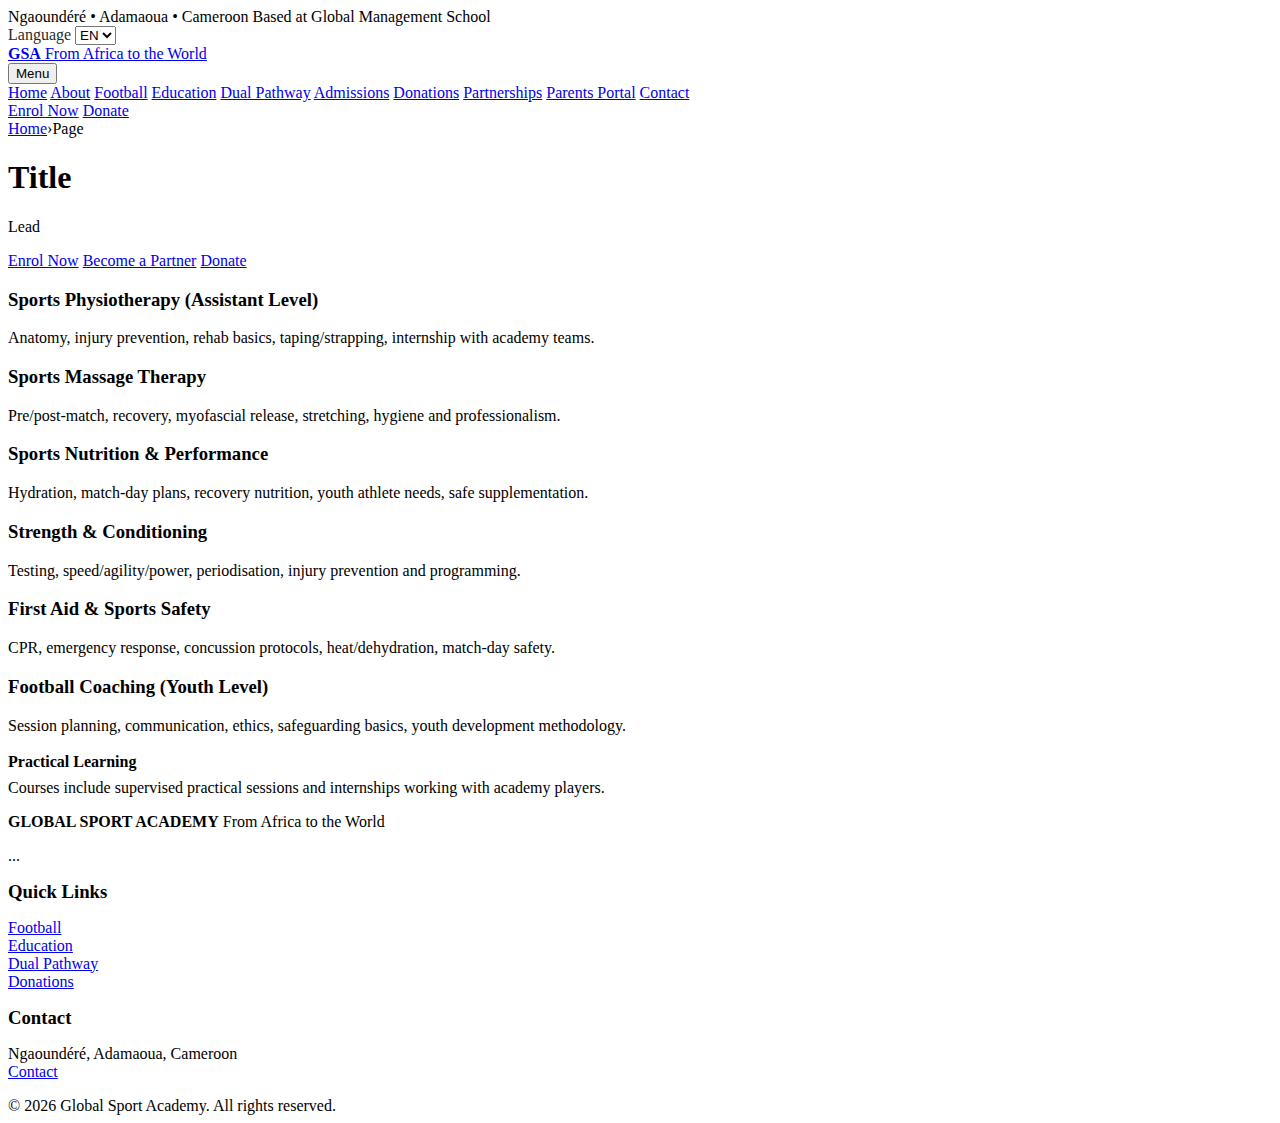
<file: education.html>
<!doctype html>
<html lang="en">
<head>
  <meta charset="utf-8" />
  <meta name="viewport" content="width=device-width, initial-scale=1" />
  <title>Education — Global Sport Academy</title>
  <link rel="icon" href="favicon.png" type="image/png" />
  <link rel="stylesheet" href="assets/css/style.css" />
</head>
<body>
  <div class="topbar">
    <div class="container">
      <div class="row">
        <div class="badges">
          <span class="badge" data-i18n="top_location">Ngaoundéré • Adamaoua • Cameroon</span>
          <span class="badge" data-i18n="top_school">Based at Global Management School</span>
        </div>
        <div class="lang">
          <span style="opacity:.85">Language</span>
          <select id="langSelect" aria-label="Select language">
            <option value="en">EN</option><option value="fr">FR</option><option value="es">ES</option>
          </select>
        </div>
      </div>
    </div>
  </div>

  <header class="header">
    <div class="container">
      <nav class="nav">
        <a class="brand" href="index.html">
          <div class="brand-mark" aria-hidden="true"></div>
          <div class="brand-text">
            <strong>GSA</strong>
            <span data-i18n="tagline">From Africa to the World</span>
          </div>
        </a>

        <button class="mobile-toggle" id="mobileToggle" type="button">Menu</button>

        <div class="navlinks" aria-label="Primary navigation">
          <a href="index.html" data-i18n="nav_home">Home</a>
          <a href="about.html" data-i18n="nav_about">About</a>
          <a href="football.html" data-i18n="nav_football">Football</a>
          <a href="education.html" data-i18n="nav_education">Education</a>
          <a href="dual-pathway.html" data-i18n="nav_dual">Dual Pathway</a>
          <a href="admissions.html" data-i18n="nav_admissions">Admissions</a>
          <a href="donations.html" data-i18n="nav_donations">Donations</a>
          <a href="partnerships.html" data-i18n="nav_partnerships">Partnerships</a>
          <a href="parents-portal.html" data-i18n="nav_portal">Parents Portal</a>
          <a href="contact.html" data-i18n="nav_contact">Contact</a>
        </div>

        <div class="nav-cta">
          <a class="btn primary" href="admissions.html" data-i18n="cta_enrol">Enrol Now</a>
          <a class="btn gold" href="donations.html" data-i18n="cta_donate">Donate</a>
        </div>
      </nav>
    </div>
  </header>


  <section class="page-hero">
    <div class="container">
      <div class="breadcrumb"><a href="index.html" data-i18n="nav_home">Home</a><span>›</span><span data-i18n="nav_education">Page</span></div>
      <h1 class="h1" data-i18n="education_h1">Title</h1>
      <p class="lead" data-i18n="education_lead">Lead</p>
      <div class="hero-actions">
        <a class="btn primary" href="admissions.html" data-i18n="cta_enrol">Enrol Now</a>
        <a class="btn" href="partnerships.html" data-i18n="cta_partner">Become a Partner</a>
        <a class="btn gold" href="donations.html" data-i18n="cta_donate">Donate</a>
      </div>
    </div>
  </section>

  <section class="section">
    <div class="container">
      <div class="grid grid-3">
        <div class="card"><h3 data-i18n="edu1">Sports Physiotherapy (Assistant Level)</h3><p>Anatomy, injury prevention, rehab basics, taping/strapping, internship with academy teams.</p></div>
        <div class="card"><h3 data-i18n="edu2">Sports Massage Therapy</h3><p>Pre/post-match, recovery, myofascial release, stretching, hygiene and professionalism.</p></div>
        <div class="card"><h3 data-i18n="edu3">Sports Nutrition & Performance</h3><p>Hydration, match-day plans, recovery nutrition, youth athlete needs, safe supplementation.</p></div>
        <div class="card"><h3 data-i18n="edu4">Strength & Conditioning</h3><p>Testing, speed/agility/power, periodisation, injury prevention and programming.</p></div>
        <div class="card"><h3 data-i18n="edu5">First Aid & Sports Safety</h3><p>CPR, emergency response, concussion protocols, heat/dehydration, match-day safety.</p></div>
        <div class="card"><h3 data-i18n="edu6">Football Coaching (Youth Level)</h3><p>Session planning, communication, ethics, safeguarding basics, youth development methodology.</p></div>
      </div>
      <div style="margin-top:18px" class="callout">
        <strong>Practical Learning</strong>
        <p class="sub" style="margin-top:8px">Courses include supervised practical sessions and internships working with academy players.</p>
      </div>
    </div>
  </section>

  <footer class="footer">
    <div class="container">
      <div class="cols">
        <div>
          <div class="brand" style="margin-bottom:10px">
            <div class="brand-mark" aria-hidden="true"></div>
            <div class="brand-text">
              <strong>GLOBAL SPORT ACADEMY</strong>
              <span data-i18n="tagline">From Africa to the World</span>
            </div>
          </div>
          <p class="small" data-i18n="foot_about">...</p>
        </div>

        <div>
          <h3 style="margin:0 0 10px" data-i18n="foot_quick">Quick Links</h3>
          <p class="small">
            <a href="football.html" data-i18n="nav_football">Football</a><br/>
            <a href="education.html" data-i18n="nav_education">Education</a><br/>
            <a href="dual-pathway.html" data-i18n="nav_dual">Dual Pathway</a><br/>
            <a href="donations.html" data-i18n="nav_donations">Donations</a>
          </p>
        </div>

        <div>
          <h3 style="margin:0 0 10px" data-i18n="foot_contact">Contact</h3>
          <p class="small">
            Ngaoundéré, Adamaoua, Cameroon<br/>
            <a href="contact.html" data-i18n="cta_contact">Contact</a>
          </p>
        </div>
      </div>

      <div class="hr"></div>
      <div class="notice">© <span id="year"></span> Global Sport Academy. <span data-i18n="foot_rights">All rights reserved.</span></div>
    </div>
  </footer>

  <script src="assets/js/main.js"></script>
  <script>document.getElementById("year").textContent = new Date().getFullYear();</script>
</body>
</html>
</file>
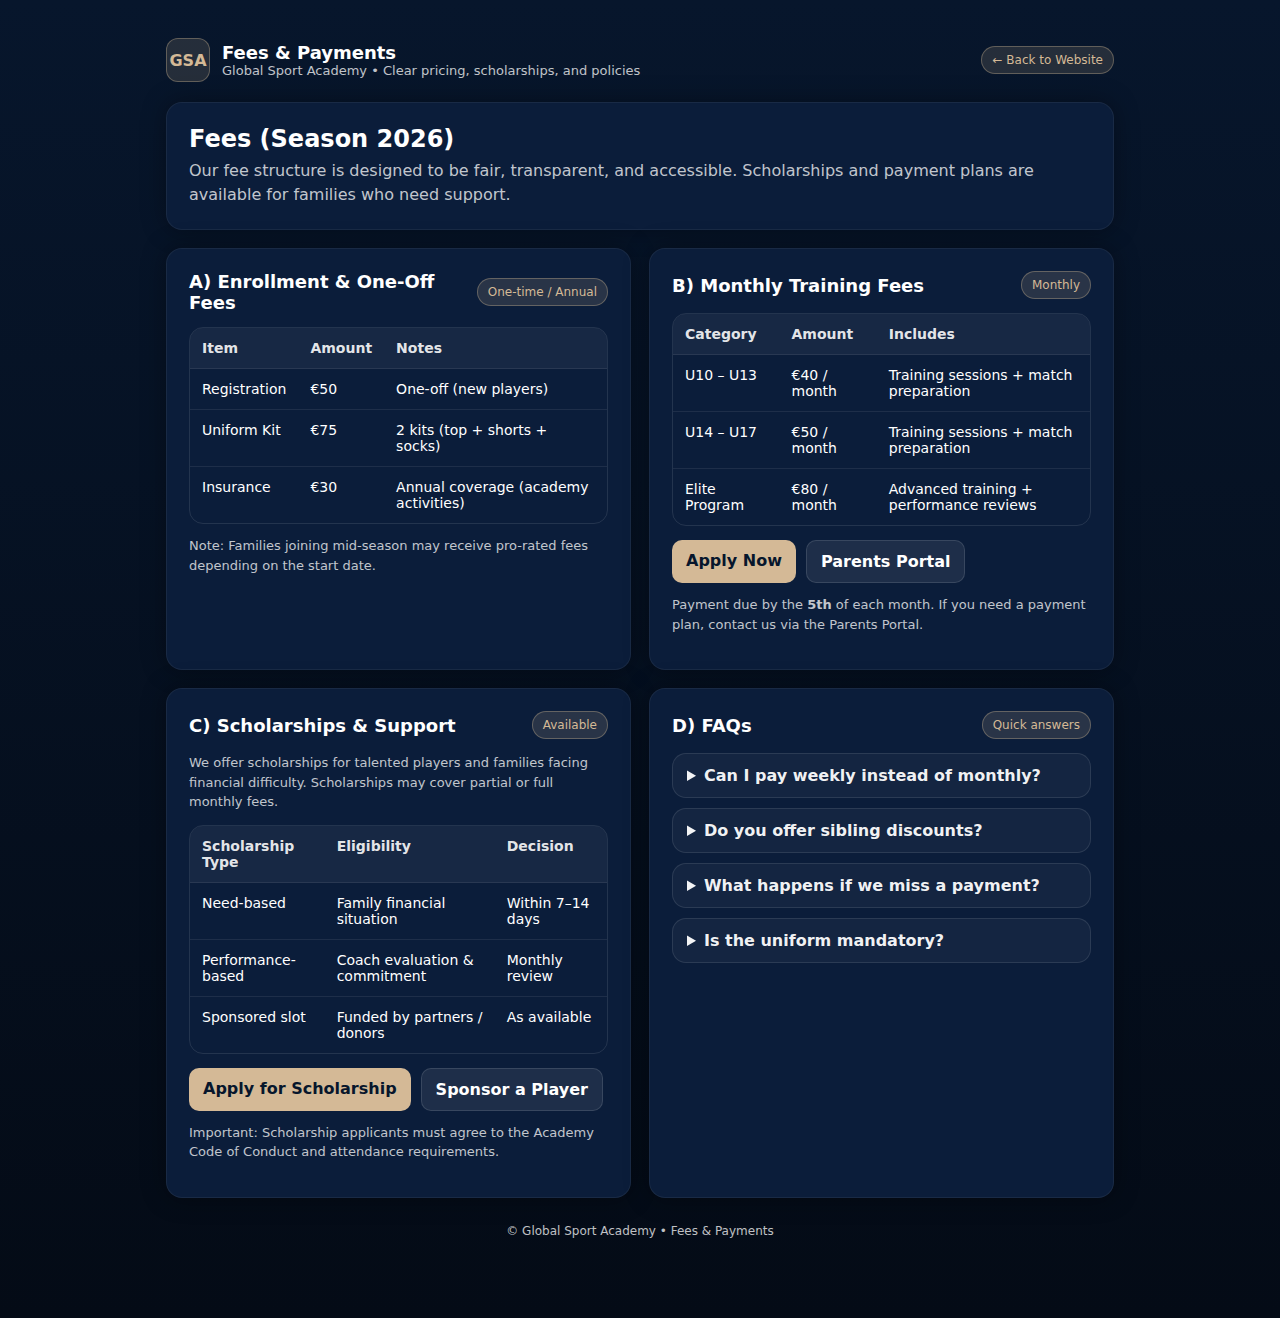
<file: fees.html>
<!doctype html>
<html lang="en">
<head>
  <meta charset="utf-8" />
  <meta name="viewport" content="width=device-width,initial-scale=1" />
  <title>Fees | Global Sport Academy</title>
  <meta name="description" content="Global Sport Academy fees, payment options, scholarships and policies." />

  <style>
    :root{
      --bg:#07162c;
      --panel:#0b1d3a;
      --text:#ffffff;
      --muted:rgba(255,255,255,.75);
      --accent:#d4b996;
      --shadow:0 0 25px rgba(0,0,0,.35);
      --radius:16px;
    }
    *{box-sizing:border-box}
    body{
      margin:0; font-family:system-ui, -apple-system, Segoe UI, Roboto, Arial, sans-serif;
      background:linear-gradient(180deg, var(--bg), #040b16);
      color:var(--text);
    }
    a{color:var(--accent); text-decoration:none}
    .wrap{max-width:980px; margin:0 auto; padding:28px 16px 80px}

    header{
      display:flex; align-items:center; justify-content:space-between;
      gap:16px; padding:10px 0 20px;
    }
    .brand{display:flex; align-items:center; gap:12px}
    .logo{
      width:44px; height:44px; border-radius:12px;
      background:rgba(212,185,150,.15);
      border:1px solid rgba(212,185,150,.35);
      display:grid; place-items:center;
      font-weight:800; color:var(--accent);
    }
    .brand h1{font-size:18px; margin:0}
    .brand p{margin:0; color:var(--muted); font-size:13px}

    .panel{
      background:var(--panel);
      border-radius:var(--radius);
      box-shadow:var(--shadow);
      padding:22px;
      border:1px solid rgba(255,255,255,.06);
    }

    .hero h2{margin:0 0 6px; font-size:24px}
    .hero p{margin:0; color:var(--muted); line-height:1.5}

    .grid{display:grid; gap:18px; margin-top:18px}
    @media(min-width:900px){
      .grid.two{grid-template-columns:1fr 1fr}
    }

    .section-title{
      display:flex; align-items:center; justify-content:space-between; gap:12px;
      margin:0 0 14px;
    }
    .section-title h3{margin:0; font-size:18px}
    .badge{
      font-size:12px; padding:6px 10px; border-radius:999px;
      background:rgba(212,185,150,.15);
      border:1px solid rgba(212,185,150,.35);
      color:var(--accent);
      white-space:nowrap;
    }

    .table{
      width:100%;
      border-collapse:separate;
      border-spacing:0;
      overflow:hidden;
      border-radius:14px;
      border:1px solid rgba(255,255,255,.10);
    }
    .table th, .table td{
      padding:12px 12px;
      border-bottom:1px solid rgba(255,255,255,.08);
      text-align:left;
      vertical-align:top;
      font-size:14px;
    }
    .table th{
      background:rgba(255,255,255,.05);
      color:rgba(255,255,255,.9);
      font-weight:800;
    }
    .table tr:last-child td{border-bottom:none}

    .note{
      margin-top:12px;
      color:var(--muted);
      font-size:13px;
      line-height:1.5;
    }

    .cta{
      display:flex; flex-wrap:wrap; gap:10px; margin-top:14px;
    }
    .btn{
      background:var(--accent);
      border:none;
      color:#07162c;
      font-weight:900;
      border-radius:10px;
      padding:11px 14px;
      cursor:pointer;
      display:inline-block;
    }
    .btn.secondary{
      background:rgba(255,255,255,.08);
      border:1px solid rgba(255,255,255,.12);
      color:var(--text);
      font-weight:800;
    }

    .faq details{
      border:1px solid rgba(255,255,255,.10);
      background:rgba(255,255,255,.04);
      border-radius:14px;
      padding:12px 14px;
      margin-bottom:10px;
    }
    .faq summary{
      cursor:pointer;
      font-weight:900;
      color:rgba(255,255,255,.95);
    }
    .faq p{margin:10px 0 0; color:var(--muted); line-height:1.5}

    footer{
      margin-top:26px;
      color:var(--muted);
      font-size:12px;
      text-align:center;
    }
  </style>
</head>

<body>
  <div class="wrap">
    <header>
      <div class="brand">
        <div class="logo">GSA</div>
        <div>
          <h1>Fees & Payments</h1>
          <p>Global Sport Academy • Clear pricing, scholarships, and policies</p>
        </div>
      </div>
      <a class="badge" href="index.html">← Back to Website</a>
    </header>

    <div class="panel hero">
      <h2>Fees (Season 2026)</h2>
      <p>
        Our fee structure is designed to be fair, transparent, and accessible. Scholarships and payment plans
        are available for families who need support.
      </p>
    </div>

    <div class="grid two">
      <section class="panel">
        <div class="section-title">
          <h3>A) Enrollment & One-Off Fees</h3>
          <span class="badge">One-time / Annual</span>
        </div>

        <table class="table" aria-label="Enrollment fees">
          <thead>
            <tr>
              <th>Item</th>
              <th>Amount</th>
              <th>Notes</th>
            </tr>
          </thead>
          <tbody>
            <tr>
              <td>Registration</td>
              <td>€50</td>
              <td>One-off (new players)</td>
            </tr>
            <tr>
              <td>Uniform Kit</td>
              <td>€75</td>
              <td>2 kits (top + shorts + socks)</td>
            </tr>
            <tr>
              <td>Insurance</td>
              <td>€30</td>
              <td>Annual coverage (academy activities)</td>
            </tr>
          </tbody>
        </table>

        <p class="note">
          Note: Families joining mid-season may receive pro-rated fees depending on the start date.
        </p>
      </section>

      <section class="panel">
        <div class="section-title">
          <h3>B) Monthly Training Fees</h3>
          <span class="badge">Monthly</span>
        </div>

        <table class="table" aria-label="Monthly training fees">
          <thead>
            <tr>
              <th>Category</th>
              <th>Amount</th>
              <th>Includes</th>
            </tr>
          </thead>
          <tbody>
            <tr>
              <td>U10 – U13</td>
              <td>€40 / month</td>
              <td>Training sessions + match preparation</td>
            </tr>
            <tr>
              <td>U14 – U17</td>
              <td>€50 / month</td>
              <td>Training sessions + match preparation</td>
            </tr>
            <tr>
              <td>Elite Program</td>
              <td>€80 / month</td>
              <td>Advanced training + performance reviews</td>
            </tr>
          </tbody>
        </table>

        <div class="cta">
          <a class="btn" href="admissions.html">Apply Now</a>
          <a class="btn secondary" href="parents.html">Parents Portal</a>
        </div>

        <p class="note">
          Payment due by the <strong>5th</strong> of each month. If you need a payment plan, contact us via the Parents Portal.
        </p>
      </section>
    </div>

    <div class="grid two">
      <section class="panel">
        <div class="section-title">
          <h3>C) Scholarships & Support</h3>
          <span class="badge">Available</span>
        </div>

        <p class="note" style="margin-top:0;">
          We offer scholarships for talented players and families facing financial difficulty.
          Scholarships may cover partial or full monthly fees.
        </p>

        <table class="table" aria-label="Scholarship types">
          <thead>
            <tr>
              <th>Scholarship Type</th>
              <th>Eligibility</th>
              <th>Decision</th>
            </tr>
          </thead>
          <tbody>
            <tr>
              <td>Need-based</td>
              <td>Family financial situation</td>
              <td>Within 7–14 days</td>
            </tr>
            <tr>
              <td>Performance-based</td>
              <td>Coach evaluation & commitment</td>
              <td>Monthly review</td>
            </tr>
            <tr>
              <td>Sponsored slot</td>
              <td>Funded by partners / donors</td>
              <td>As available</td>
            </tr>
          </tbody>
        </table>

        <div class="cta">
          <a class="btn" href="admissions.html#scholarship">Apply for Scholarship</a>
          <a class="btn secondary" href="donate.html">Sponsor a Player</a>
        </div>

        <p class="note">
          Important: Scholarship applicants must agree to the Academy Code of Conduct and attendance requirements.
        </p>
      </section>

      <section class="panel faq">
        <div class="section-title">
          <h3>D) FAQs</h3>
          <span class="badge">Quick answers</span>
        </div>

        <details>
          <summary>Can I pay weekly instead of monthly?</summary>
          <p>Phase 1: monthly is preferred. If you need weekly payments, contact the Academy and we’ll arrange a plan.</p>
        </details>

        <details>
          <summary>Do you offer sibling discounts?</summary>
          <p>Yes, where possible. Discounts depend on the category and family situation.</p>
        </details>

        <details>
          <summary>What happens if we miss a payment?</summary>
          <p>We’ll contact you privately to find a solution. We aim to support families, not punish them.</p>
        </details>

        <details>
          <summary>Is the uniform mandatory?</summary>
          <p>Yes, for official training and matches. If needed, we can provide support through our scholarship program.</p>
        </details>
      </section>
    </div>

    <footer>
      © Global Sport Academy • Fees & Payments
    </footer>
  </div>
</body>
</html>
</file>
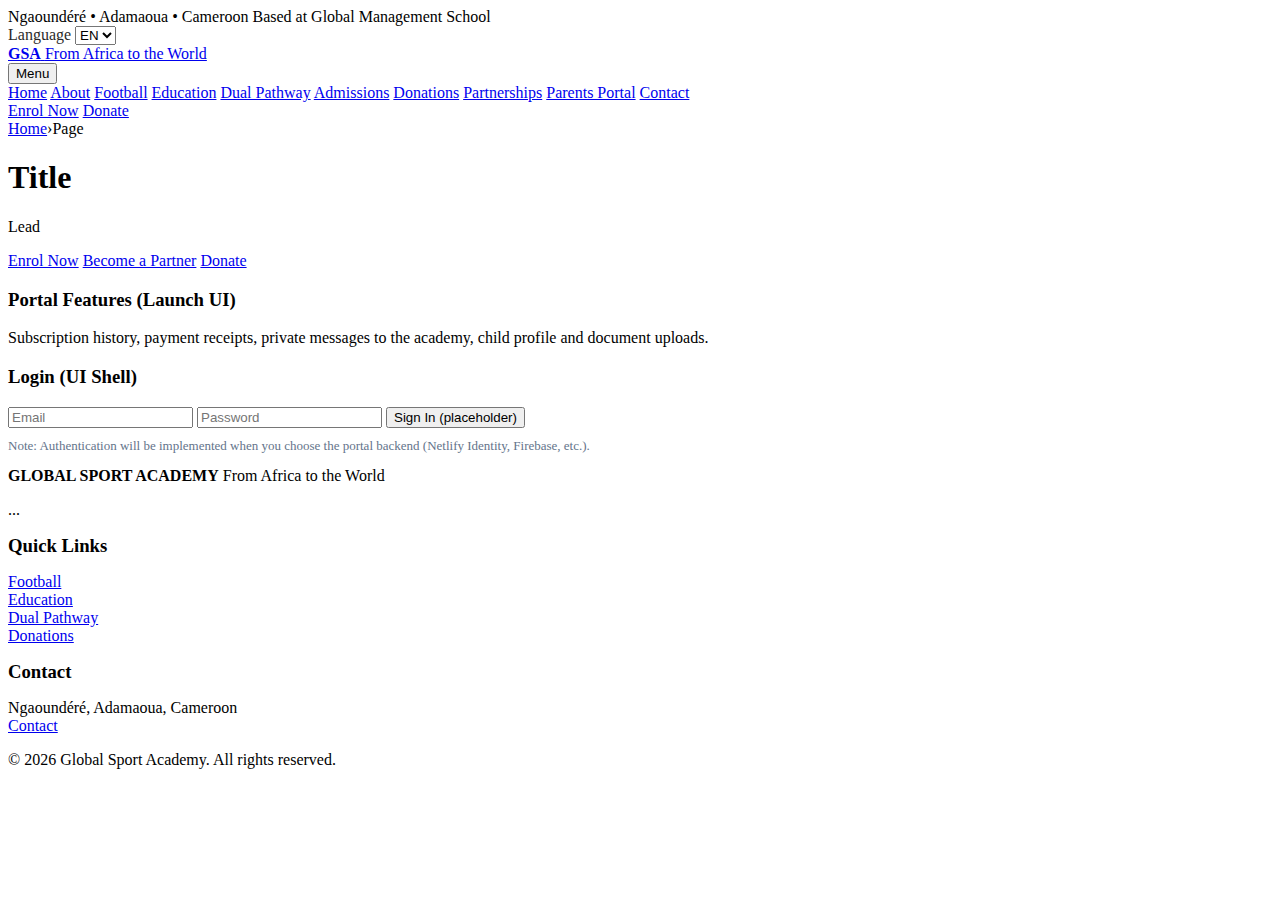
<file: parents-portal.html>
<!doctype html>
<html lang="en">
<head>
  <meta charset="utf-8" />
  <meta name="viewport" content="width=device-width, initial-scale=1" />
  <title>Parents Portal — Global Sport Academy</title>
  <link rel="icon" href="favicon.png" type="image/png" />
  <link rel="stylesheet" href="assets/css/style.css" />
</head>
<body>
  <div class="topbar">
    <div class="container">
      <div class="row">
        <div class="badges">
          <span class="badge" data-i18n="top_location">Ngaoundéré • Adamaoua • Cameroon</span>
          <span class="badge" data-i18n="top_school">Based at Global Management School</span>
        </div>
        <div class="lang">
          <span style="opacity:.85">Language</span>
          <select id="langSelect" aria-label="Select language">
            <option value="en">EN</option><option value="fr">FR</option><option value="es">ES</option>
          </select>
        </div>
      </div>
    </div>
  </div>

  <header class="header">
    <div class="container">
      <nav class="nav">
        <a class="brand" href="index.html">
          <div class="brand-mark" aria-hidden="true"></div>
          <div class="brand-text">
            <strong>GSA</strong>
            <span data-i18n="tagline">From Africa to the World</span>
          </div>
        </a>

        <button class="mobile-toggle" id="mobileToggle" type="button">Menu</button>

        <div class="navlinks" aria-label="Primary navigation">
          <a href="index.html" data-i18n="nav_home">Home</a>
          <a href="about.html" data-i18n="nav_about">About</a>
          <a href="football.html" data-i18n="nav_football">Football</a>
          <a href="education.html" data-i18n="nav_education">Education</a>
          <a href="dual-pathway.html" data-i18n="nav_dual">Dual Pathway</a>
          <a href="admissions.html" data-i18n="nav_admissions">Admissions</a>
          <a href="donations.html" data-i18n="nav_donations">Donations</a>
          <a href="partnerships.html" data-i18n="nav_partnerships">Partnerships</a>
          <a href="parents-portal.html" data-i18n="nav_portal">Parents Portal</a>
          <a href="contact.html" data-i18n="nav_contact">Contact</a>
        </div>

        <div class="nav-cta">
          <a class="btn primary" href="admissions.html" data-i18n="cta_enrol">Enrol Now</a>
          <a class="btn gold" href="donations.html" data-i18n="cta_donate">Donate</a>
        </div>
      </nav>
    </div>
  </header>


  <section class="page-hero">
    <div class="container">
      <div class="breadcrumb"><a href="index.html" data-i18n="nav_home">Home</a><span>›</span><span data-i18n="nav_portal">Page</span></div>
      <h1 class="h1" data-i18n="portal_h1">Title</h1>
      <p class="lead" data-i18n="portal_lead">Lead</p>
      <div class="hero-actions">
        <a class="btn primary" href="admissions.html" data-i18n="cta_enrol">Enrol Now</a>
        <a class="btn" href="partnerships.html" data-i18n="cta_partner">Become a Partner</a>
        <a class="btn gold" href="donations.html" data-i18n="cta_donate">Donate</a>
      </div>
    </div>
  </section>

  <section class="section">
    <div class="container">
      <div class="grid grid-2">
        <div class="card">
          <h3>Portal Features (Launch UI)</h3>
          <p>Subscription history, payment receipts, private messages to the academy, child profile and document uploads.</p>
        </div>
        <div class="card">
          <h3>Login (UI Shell)</h3>
          <form class="form">
            <input class="input" type="email" placeholder="Email" />
            <input class="input" type="password" placeholder="Password" />
            <button class="btn primary" type="button">Sign In (placeholder)</button>
          </form>
          <p style="margin-top:10px; color:#64748b; font-size:13px">Note: Authentication will be implemented when you choose the portal backend (Netlify Identity, Firebase, etc.).</p>
        </div>
      </div>
    </div>
  </section>

  <footer class="footer">
    <div class="container">
      <div class="cols">
        <div>
          <div class="brand" style="margin-bottom:10px">
            <div class="brand-mark" aria-hidden="true"></div>
            <div class="brand-text">
              <strong>GLOBAL SPORT ACADEMY</strong>
              <span data-i18n="tagline">From Africa to the World</span>
            </div>
          </div>
          <p class="small" data-i18n="foot_about">...</p>
        </div>

        <div>
          <h3 style="margin:0 0 10px" data-i18n="foot_quick">Quick Links</h3>
          <p class="small">
            <a href="football.html" data-i18n="nav_football">Football</a><br/>
            <a href="education.html" data-i18n="nav_education">Education</a><br/>
            <a href="dual-pathway.html" data-i18n="nav_dual">Dual Pathway</a><br/>
            <a href="donations.html" data-i18n="nav_donations">Donations</a>
          </p>
        </div>

        <div>
          <h3 style="margin:0 0 10px" data-i18n="foot_contact">Contact</h3>
          <p class="small">
            Ngaoundéré, Adamaoua, Cameroon<br/>
            <a href="contact.html" data-i18n="cta_contact">Contact</a>
          </p>
        </div>
      </div>

      <div class="hr"></div>
      <div class="notice">© <span id="year"></span> Global Sport Academy. <span data-i18n="foot_rights">All rights reserved.</span></div>
    </div>
  </footer>

  <script src="assets/js/main.js"></script>
  <script>document.getElementById("year").textContent = new Date().getFullYear();</script>
</body>
</html>
</file>
<file: assets/css/style.css>

</file>
